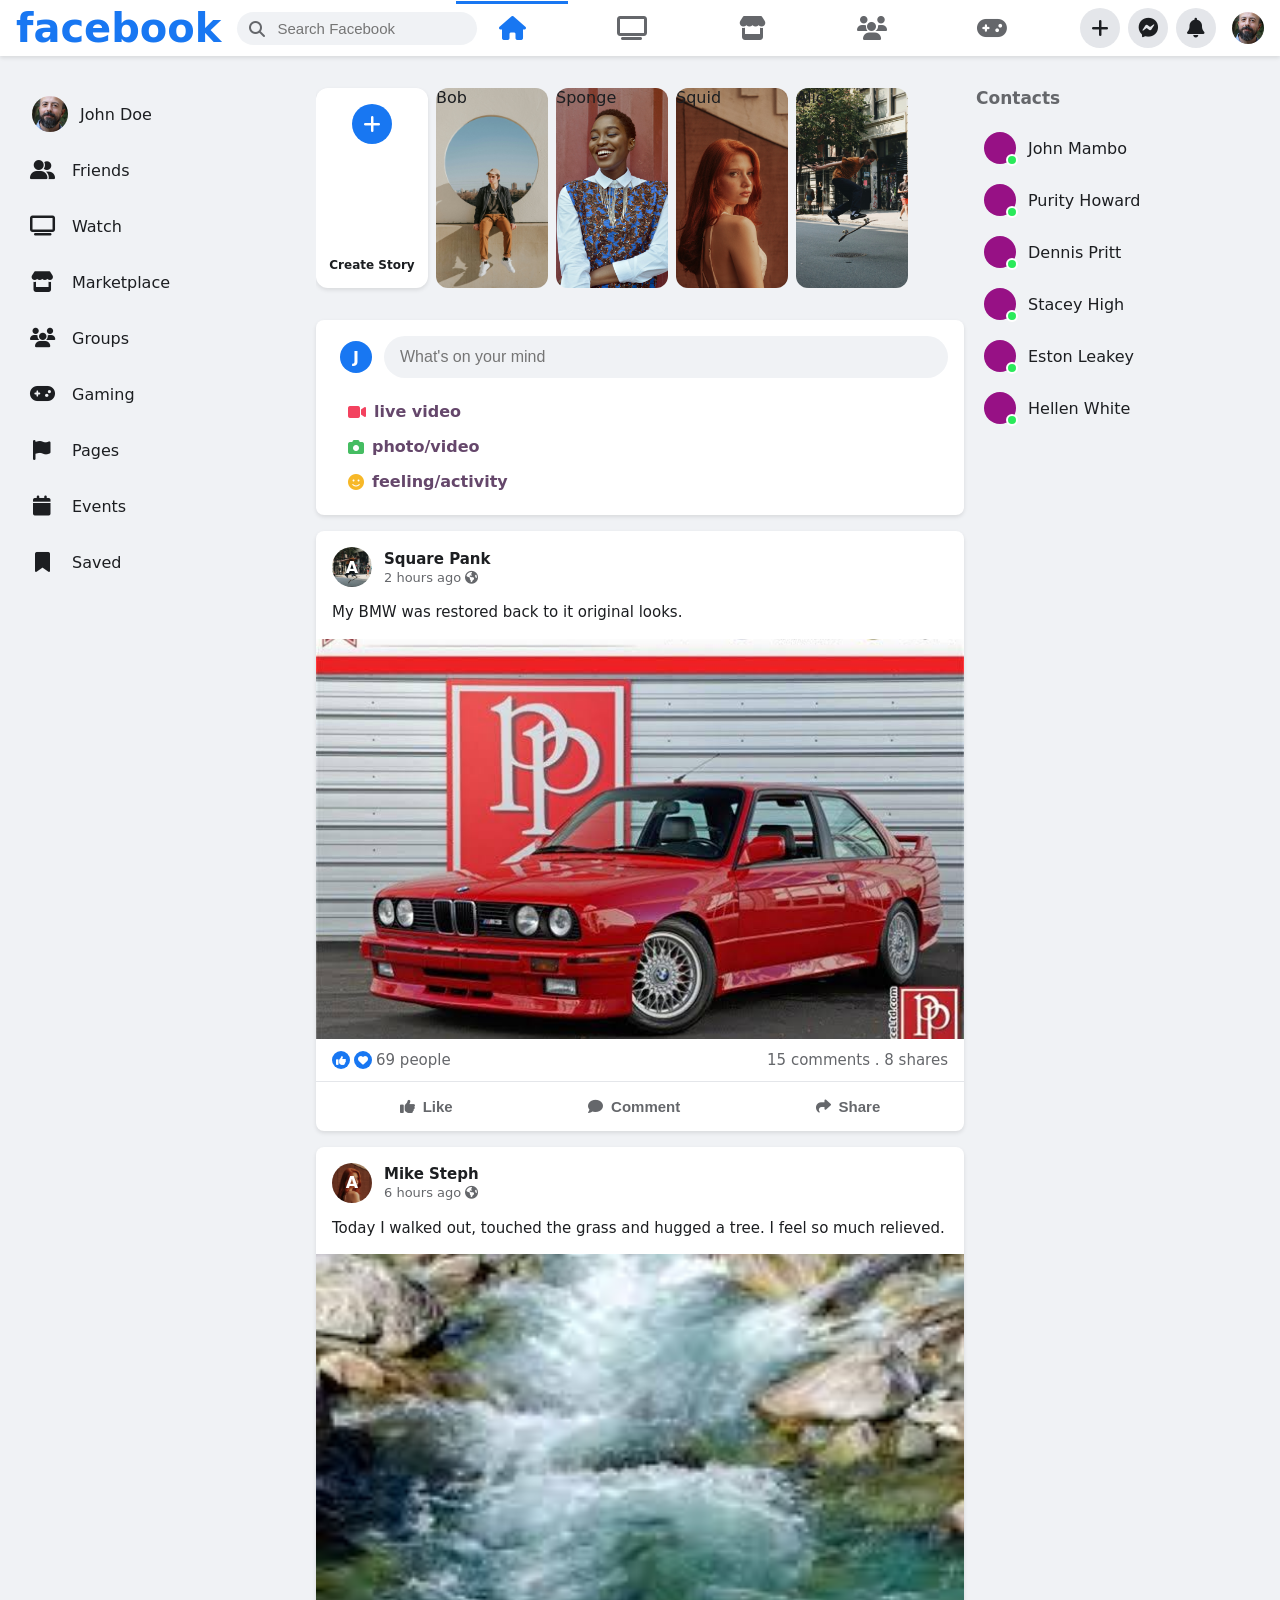
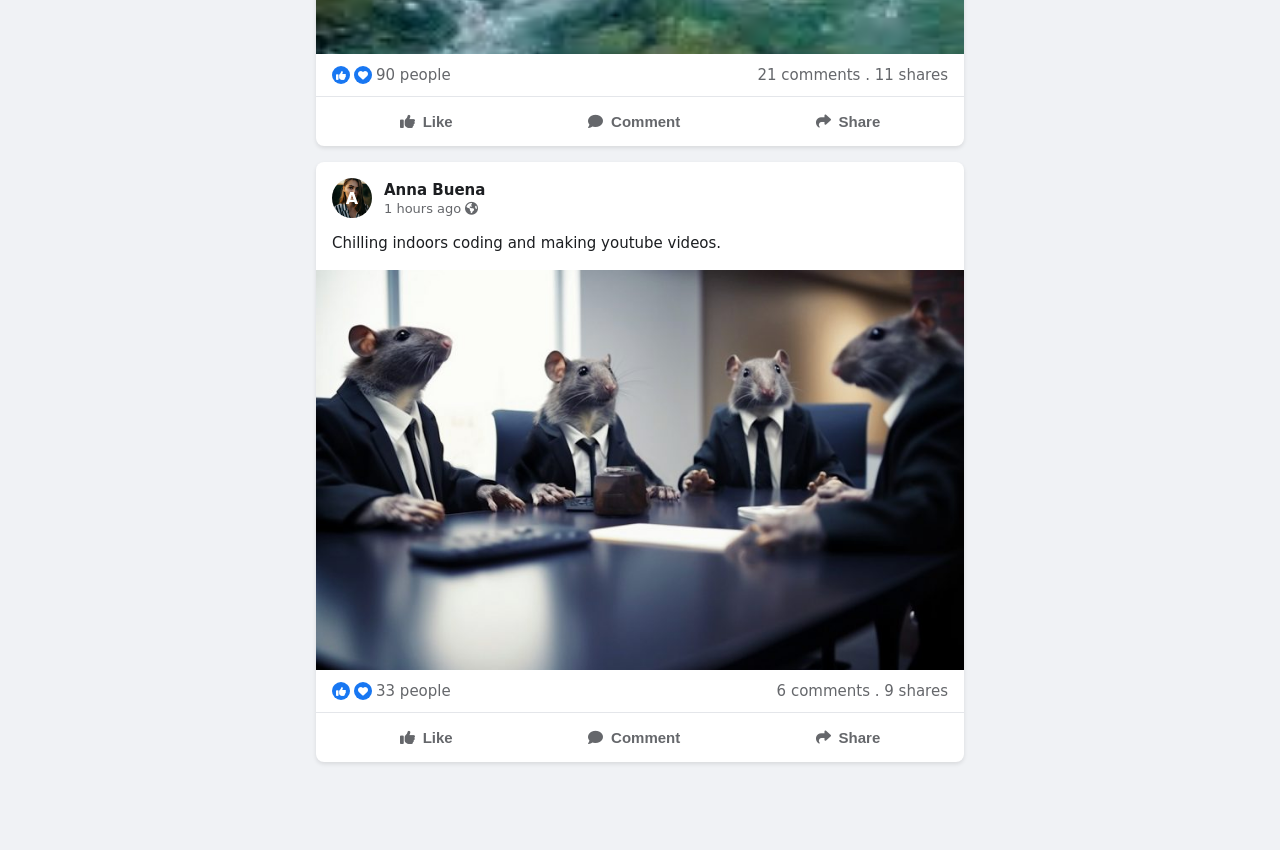
<file: index.html>
<!DOCTYPE html>
<html lang="en">
<head>
  <meta charset="UTF-8">
  <meta name="viewport" content="width=device-width, initial-scale=1.0">
  <title>Facebook</title>
  <link rel="stylesheet" href="https://cdnjs.cloudflare.com/ajax/libs/font-awesome/6.4.0/css/all.min.css"/>
  <link rel="stylesheet" href="style.css">
</head>
<body>

  <header class="header">
    <div class="header-container">
      <div class="header-left">
          <a href="#" class="logo">facebook</a>
        <div class="search-box">
            <i class="fas fa-search search-icon"></i>
          <input type="text" class="search-input" placeholder="Search Facebook">
        </div>
      </div>
      

      <div class="header-center">
        <nav class="nav-icons">
          <a href="#" class="nav-icon active"><i class="fas fa-home"></i></a>
          <a href="#" class="nav-icon"><i class="fas fa-tv"></i></a>
          <a href="market.html" class="nav-icon"><i class="fas fa-store"></i></a>
          <a href="#" class="nav-icon"><i class="fas fa-users"></i></a>
          <a href="#" class="nav-icon"><i class="fas fa-gamepad"></i></a>
        </nav>
      </div>

      <div class="header-right">
        <button class="header-button"><i class="fas fa-plus"></i></button>
        <button class="header-button"><i class="fab fa-facebook-messenger"></i></button>
        <button class="header-button"><i class="fas fa-bell"></i></button>
        <div class="profile-pic" style="background-image: url('assets/reza_.jpg');"></i></div>
      </div>
    </div>
  </header>

  <div class="main-container">
    <div class="left-sidebar">
      <a href="#" class="sidebar-item">
        <div class="sidebar-icon profile-icon profile-pic" style="background-image: url('assets/reza_.jpg');"></i></div>
        <span>John Doe</span>
      </a>

      <a href="#" class="sidebar-item">
        <div class="sidebar-icon"><i class="fas fa-user-friends"></i></div>
        <span>Friends</span>
      </a>

      <a href="#" class="sidebar-item">
        <div class="sidebar-icon"><i class="fas fa-tv"></i></div>
        <span>Watch</span>
      </a>

      <a href="#" class="sidebar-item">
        <div class="sidebar-icon"><i class="fas fa-store"></i></div>
        <span>Marketplace</span>
      </a>

      <a href="#" class="sidebar-item">
        <div class="sidebar-icon"><i class="fas fa-users"></i></div>
        <span>Groups</span>
      </a>

      <a href="#" class="sidebar-item">
        <div class="sidebar-icon"><i class="fas fa-gamepad"></i></div>
        <span>Gaming</span>
      </a>

      <a href="#" class="sidebar-item">
        <div class="sidebar-icon"><i class="fas fa-flag"></i></div>
        <span>Pages</span>
      </a>

      <a href="#" class="sidebar-item">
        <div class="sidebar-icon"><i class="fas fa-calendar"></i></div>
        <span>Events</span>
      </a>

      <a href="#" class="sidebar-item">
        <div class="sidebar-icon"><i class="fas fa-bookmark"></i></div>
        <span>Saved</span>
      </a>
    </div>

    <div class="main-feed">
      <div class="story-reel">
        <div class="story-card create-story">
          <div class="create-story-icon"><i class="fas fa-plus"></i></div>
          <span style="font-size: 12px; font-weight: 600; text-align: center;">Create Story</span>
        </div>

        <div class="story-card" style="background-image: url('assets/rayul_.jpg');">
          <div class="story-avatar" style="background-image: url('assets/stefan_.jpg');"></div>
          <div class="story-overlay">Bob</div>
        </div>

        <div class="story-card" style="background-image: url('assets/prince_.jpg');">
          <div class="story-avatar" style="background-image: url('assets/noemi_.jpg');"></div>
          <div class="story-overlay">Sponge</div>
        </div>

        <div class="story-card" style="background-image: url('assets/gabriel_.jpg');">
          <div class="story-avatar" style="background-image: url('assets/nadi_.jpg');"></div>
          <div class="story-overlay">Squid</div>
        </div>

        <div class="story-card" style="background-image: url('assets/daniel_.jpg');">
          <div class="story-avatar" style="background-image: url('assets/ransford_.jpg');"></div>
          <div class="story-overlay">Alice</div>
        </div>
      </div>

      <div class="post-creator">
        <div class="post-creator-top">
          <div class="profile-pic">J</div>
          <input type="text" class="post-input" placeholder="What's on your mind">
        </div>

        <div class="post-actions">
          <div class="post-action">
            <i class="fas fa-video" style="color: #f3425f;"></i>
            <span>live video</span>
          </div>

          <div class="post-action">
            <i class="fas fa-camera" style="color: #45bd62;"></i>
            <span>photo/video</span>
          </div>

          <div class="post-action">
            <i class="fas fa-smile" style="color: #f7b828;"></i>
            <span>feeling/activity</span>
          </div>
        </div>
      </div>

      <article class="post">
        <div class="post-header">
          <div class="post-avatar" style="background-image: url('assets/daniel_.jpg');">A</div>
          <div class="post-info">
            <h3>Square Pank</h3>
            <div class="post-time">2 hours ago <i class="fas fa-globe-americas"></i></div>
          </div>
        </div>

        <div class="post-content">
          My BMW was restored back to it original looks.
        </div>
        <div class="post-image" style="background-image: url('assets/Bmw.jpeg');"></div>
        <div class="post-stats">
          <div class="post-reactions">
            <div class="reaction-icon"><i class="fas fa-thumbs-up"></i></div>
            <div class="reaction-icon"><i class="fas fa-heart"></i></div>
            <span>69 people</span>
          </div>
          <div>15 comments . 8 shares</div>
        </div>

        <div class="post-actions-bar">
          <button class="post-action-bar"><i class="fas fa-thumbs-up"></i>Like</button>
          <button class="post-action-bar"><i class="fas fa-comment"></i>Comment</button>
          <button class="post-action-bar"><i class="fas fa-share"></i>Share</button>
        </div>
      </article>

      <article class="post">
        <div class="post-header">
          <div class="post-avatar" style="background-image: url('assets/gabriel_.jpg');">A</div>
          <div class="post-info">
            <h3>Mike Steph</h3>
            <div class="post-time">6 hours ago <i class="fas fa-globe-americas"></i></div>
          </div>
        </div>

        <div class="post-content">
          Today I walked out, touched the grass and hugged a tree. I feel so much relieved.
        </div>
        <div class="post-image" style="background-image: url('assets/download.jpeg');"></div>
        <div class="post-stats">
          <div class="post-reactions">
            <div class="reaction-icon"><i class="fas fa-thumbs-up"></i></div>
            <div class="reaction-icon"><i class="fas fa-heart"></i></div>
            <span>90 people</span>
          </div>
          <div>21 comments . 11 shares</div>
        </div>

        <div class="post-actions-bar">
          <button class="post-action-bar"><i class="fas fa-thumbs-up"></i>Like</button>
          <button class="post-action-bar"><i class="fas fa-comment"></i>Comment</button>
          <button class="post-action-bar"><i class="fas fa-share"></i>Share</button>
        </div>
      </article>

      <article class="post">
        <div class="post-header">
          <div class="post-avatar" style="background-image: url('assets/stefan_.jpg');">A</div>
          <div class="post-info">
            <h3>Anna Buena</h3>
            <div class="post-time">1 hours ago <i class="fas fa-globe-americas"></i></div>
          </div>
        </div>

        <div class="post-content">
          Chilling indoors coding and making youtube videos.
        </div>
        <div class="post-image" style="background-image: url('assets/Rat-Race.jpg');"></div>
        <div class="post-stats">
          <div class="post-reactions">
            <div class="reaction-icon"><i class="fas fa-thumbs-up"></i></div>
            <div class="reaction-icon"><i class="fas fa-heart"></i></div>
            <span>33 people</span>
          </div>
          <div>6 comments . 9 shares</div>
        </div>

        <div class="post-actions-bar">
          <button class="post-action-bar"><i class="fas fa-thumbs-up"></i>Like</button>
          <button class="post-action-bar"><i class="fas fa-comment"></i>Comment</button>
          <button class="post-action-bar"><i class="fas fa-share"></i>Share</button>
        </div>
      </article>
    </div>

    <div class="right-sidebar">
      <div class="contact-section">
        <h3>Contacts</h3>

        <div class="contact-item">
          <div class="contact-avatar" style="background-image: url();">
            <div class="online-indicator"></div>
          </div>
          <span>John Mambo</span>
        </div>

        <div class="contact-item">
          <div class="contact-avatar" style="background-image: url();">
            <div class="online-indicator"></div>
          </div>
          <span>Purity Howard</span>
        </div>

        <div class="contact-item">
          <div class="contact-avatar" style="background-image: url();">
            <div class="online-indicator"></div>
          </div>
          <span>Dennis Pritt</span>
        </div>

        <div class="contact-item">
          <div class="contact-avatar" style="background-image: url();">
            <div class="online-indicator"></div>
          </div>
          <span>Stacey High</span>
        </div>

        <div class="contact-item">
          <div class="contact-avatar" style="background-image: url();">
            <div class="online-indicator"></div>
          </div>
          <span>Eston Leakey</span>
        </div>

        <div class="contact-item">
          <div class="contact-avatar" style="background-image: url();">
            <div class="online-indicator"></div>
          </div>
          <span>Hellen White</span>
        </div>

      </div>
    </div>
  </div>
  
</body>
</html>
</file>
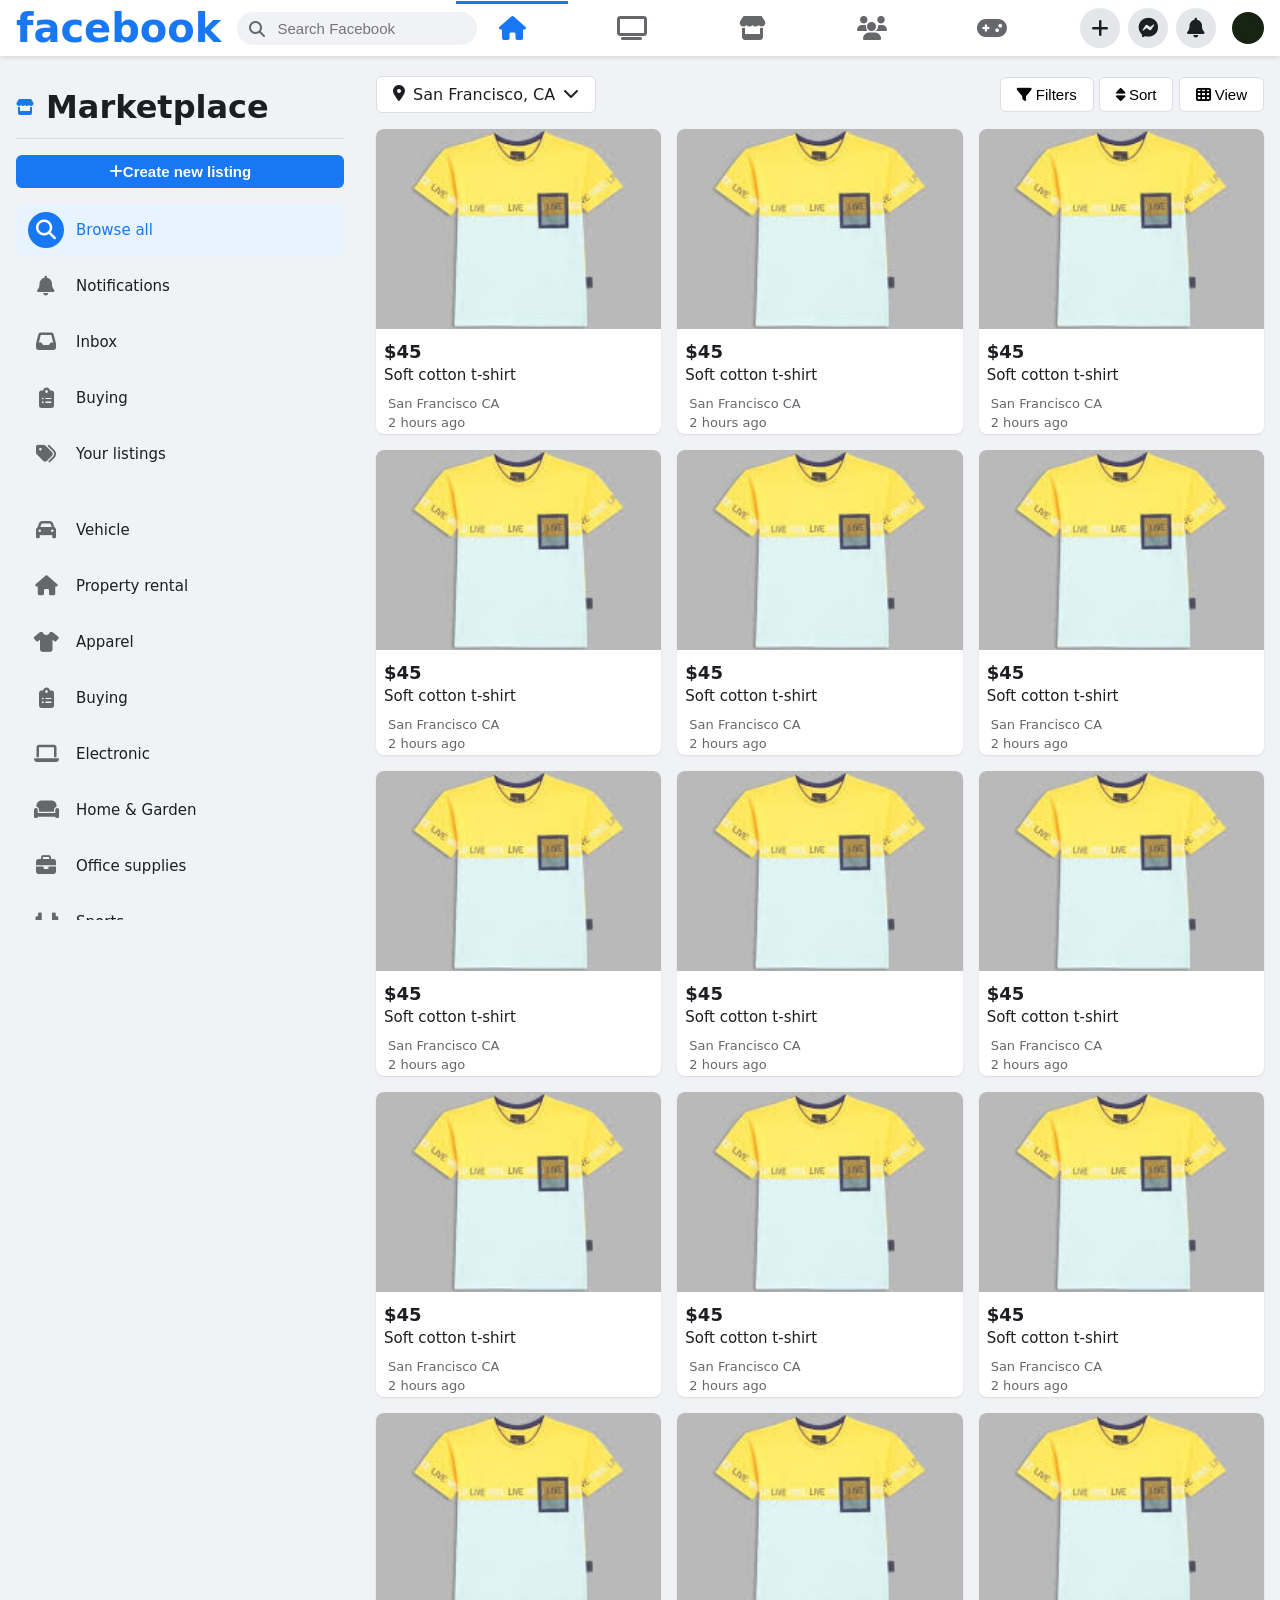
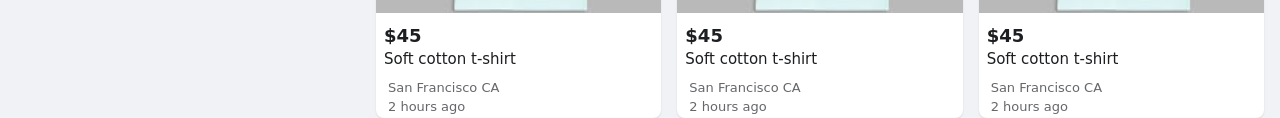
<file: market.html>
<!DOCTYPE html>
<html lang="en">
<head>
  <meta charset="UTF-8">
  <meta name="viewport" content="width=device-width, initial-scale=1.0">
  <title>Marketplace</title>
  <link rel="stylesheet" href="https://cdnjs.cloudflare.com/ajax/libs/font-awesome/6.4.0/css/all.min.css"/>
  <link rel="stylesheet" href="market.css">
</head>
<body>
  <header class="header">
    <div class="header-container">
      <div class="header-left">
          <a href="#" class="logo">facebook</a>
        <div class="search-box">
            <i class="fas fa-search search-icon"></i>
          <input type="text" class="search-input" placeholder="Search Facebook">
        </div>
      </div>
      

      <div class="header-center">
        <nav class="nav-icons">
          <a href="#" class="nav-icon active"><i class="fas fa-home"></i></a>
          <a href="#" class="nav-icon"><i class="fas fa-tv"></i></a>
          <a href="#" class="nav-icon"><i class="fas fa-store"></i></a>
          <a href="#" class="nav-icon"><i class="fas fa-users"></i></a>
          <a href="#" class="nav-icon"><i class="fas fa-gamepad"></i></a>
        </nav>
      </div>

      <div class="header-right">
        <button class="header-button"><i class="fas fa-plus"></i></button>
        <button class="header-button"><i class="fab fa-facebook-messenger"></i></button>
        <button class="header-button"><i class="fas fa-bell"></i></button>
        <div class="profile-pic" style="background-image: url('assets/reza_.jpg');"></i></div>
      </div>
    </div>
  </header>

  <div class="main-content">
    <div class="sidebar">
        <div class="marketplace-header">
          <div class="marketplace-icon">
            <i class="fas fa-store"></i>
          </div>
          <h1>Marketplace</h1>
        </div>

      <button class="create-listing-btn">
        <i class="fas fa-plus"></i>
        Create new listing
      </button>

      <div class="sidebar-section">
        <div class="sidebar-item active">
          <i class="fas fa-search"></i>
          <span>Browse all</span>
        </div>

        <div class="sidebar-item">
          <i class="fas fa-bell"></i>
          <span>Notifications</span>
        </div>

        <div class="sidebar-item">
          <i class="fas fa-inbox"></i>
          <span>Inbox</span>
        </div>

        <div class="sidebar-item">
          <i class="fas fa-clipboard-list"></i>
          <span>Buying</span>
        </div>

        <div class="sidebar-item">
          <i class="fas fa-tags"></i>
          <span>Your listings</span>
        </div>
      </div>
      <div class="sidebar-section">
        <div class="sidebar-item">
          <i class="fas fa-car"></i>
          <span>Vehicle</span>
        </div>

        <div class="sidebar-item">
          <i class="fas fa-home"></i>
          <span>Property rental</span>
        </div>

        <div class="sidebar-item">
          <i class="fas fa-tshirt"></i>
          <span>Apparel</span>
        </div>

        <div class="sidebar-item">
          <i class="fas fa-clipboard-list"></i>
          <span>Buying</span>
        </div>

        <div class="sidebar-item">
          <i class="fas fa-laptop"></i>
          <span>Electronic</span>
        </div>

        <div class="sidebar-item">
          <i class="fas fa-couch"></i>
          <span>Home & Garden</span>
        </div>

        <div class="sidebar-item">
          <i class="fas fa-briefcase"></i>
          <span>Office supplies</span>
        </div>

        <div class="sidebar-item">
          <i class="fas fa-dumbbell"></i>
          <span>Sports</span>
        </div>

        <div class="sidebar-item">
          <i class="fas fa-music"></i>
          <span>Hobbies</span>
        </div>
      </div>
    </div>

    <div class="main-feed">
      <div class="feed-header">
        <div class="location-filter">
          <i class="fas fa-map-marker-alt"></i>
          <span>San Francisco, CA</span>
          <i class="fas fa-chevron-down"></i>
        </div>

        <div class="filter-buttons">
          <button class="filter-btn">
            <i class="fas fa-filter"></i>
            Filters
          </button>

          <button class="filter-btn">
            <i class="fas fa-sort"></i>
            Sort
          </button>

          <button class="filter-btn">
            <i class="fas fa-th"></i>
            View
          </button>
        </div>
      </div>

      <div class="product-grid">
        <div class="product-card">
          <img src="assets/yellowwhite.jpeg"
          alt="t-shirt" class="product-image">

          <div class="product-info">
            <div class="product-price">$45</div>
            <div class="product-title">Soft cotton t-shirt</div>
          </div>
          <div class="product-location">San Francisco CA</div>
          <div class="product-time">2 hours ago</div>
        </div>
        <div class="product-card">
          <img src="assets/yellowwhite.jpeg"
          alt="t-shirt" class="product-image">

          <div class="product-info">
            <div class="product-price">$45</div>
            <div class="product-title">Soft cotton t-shirt</div>
          </div>
          <div class="product-location">San Francisco CA</div>
          <div class="product-time">2 hours ago</div>
        </div>
        <div class="product-card">
          <img src="assets/yellowwhite.jpeg"
          alt="t-shirt" class="product-image">

          <div class="product-info">
            <div class="product-price">$45</div>
            <div class="product-title">Soft cotton t-shirt</div>
          </div>
          <div class="product-location">San Francisco CA</div>
          <div class="product-time">2 hours ago</div>
        </div>
        <div class="product-card">
          <img src="assets/yellowwhite.jpeg"
          alt="t-shirt" class="product-image">

          <div class="product-info">
            <div class="product-price">$45</div>
            <div class="product-title">Soft cotton t-shirt</div>
          </div>
          <div class="product-location">San Francisco CA</div>
          <div class="product-time">2 hours ago</div>
        </div>
        <div class="product-card">
          <img src="assets/yellowwhite.jpeg"
          alt="t-shirt" class="product-image">

          <div class="product-info">
            <div class="product-price">$45</div>
            <div class="product-title">Soft cotton t-shirt</div>
          </div>
          <div class="product-location">San Francisco CA</div>
          <div class="product-time">2 hours ago</div>
        </div>
        <div class="product-card">
          <img src="assets/yellowwhite.jpeg"
          alt="t-shirt" class="product-image">

          <div class="product-info">
            <div class="product-price">$45</div>
            <div class="product-title">Soft cotton t-shirt</div>
          </div>
          <div class="product-location">San Francisco CA</div>
          <div class="product-time">2 hours ago</div>
        </div>
        <div class="product-card">
          <img src="assets/yellowwhite.jpeg"
          alt="t-shirt" class="product-image">

          <div class="product-info">
            <div class="product-price">$45</div>
            <div class="product-title">Soft cotton t-shirt</div>
          </div>
          <div class="product-location">San Francisco CA</div>
          <div class="product-time">2 hours ago</div>
        </div>
        <div class="product-card">
          <img src="assets/yellowwhite.jpeg"
          alt="t-shirt" class="product-image">

          <div class="product-info">
            <div class="product-price">$45</div>
            <div class="product-title">Soft cotton t-shirt</div>
          </div>
          <div class="product-location">San Francisco CA</div>
          <div class="product-time">2 hours ago</div>
        </div>
        <div class="product-card">
          <img src="assets/yellowwhite.jpeg"
          alt="t-shirt" class="product-image">

          <div class="product-info">
            <div class="product-price">$45</div>
            <div class="product-title">Soft cotton t-shirt</div>
          </div>
          <div class="product-location">San Francisco CA</div>
          <div class="product-time">2 hours ago</div>
        </div>
        <div class="product-card">
          <img src="assets/yellowwhite.jpeg"
          alt="t-shirt" class="product-image">

          <div class="product-info">
            <div class="product-price">$45</div>
            <div class="product-title">Soft cotton t-shirt</div>
          </div>
          <div class="product-location">San Francisco CA</div>
          <div class="product-time">2 hours ago</div>
        </div>
        <div class="product-card">
          <img src="assets/yellowwhite.jpeg"
          alt="t-shirt" class="product-image">

          <div class="product-info">
            <div class="product-price">$45</div>
            <div class="product-title">Soft cotton t-shirt</div>
          </div>
          <div class="product-location">San Francisco CA</div>
          <div class="product-time">2 hours ago</div>
        </div>
        <div class="product-card">
          <img src="assets/yellowwhite.jpeg"
          alt="t-shirt" class="product-image">

          <div class="product-info">
            <div class="product-price">$45</div>
            <div class="product-title">Soft cotton t-shirt</div>
          </div>
          <div class="product-location">San Francisco CA</div>
          <div class="product-time">2 hours ago</div>
        </div>
        <div class="product-card">
          <img src="assets/yellowwhite.jpeg"
          alt="t-shirt" class="product-image">

          <div class="product-info">
            <div class="product-price">$45</div>
            <div class="product-title">Soft cotton t-shirt</div>
          </div>
          <div class="product-location">San Francisco CA</div>
          <div class="product-time">2 hours ago</div>
        </div>
        <div class="product-card">
          <img src="assets/yellowwhite.jpeg"
          alt="t-shirt" class="product-image">

          <div class="product-info">
            <div class="product-price">$45</div>
            <div class="product-title">Soft cotton t-shirt</div>
          </div>
          <div class="product-location">San Francisco CA</div>
          <div class="product-time">2 hours ago</div>
        </div>
        <div class="product-card">
          <img src="assets/yellowwhite.jpeg"
          alt="t-shirt" class="product-image">

          <div class="product-info">
            <div class="product-price">$45</div>
            <div class="product-title">Soft cotton t-shirt</div>
          </div>
          <div class="product-location">San Francisco CA</div>
          <div class="product-time">2 hours ago</div>
        </div>
      </div>
    </div>
  </div>
</body>
</html>
</file>
<file: style.css>
*{
    margin: 0;
    padding: 0;
    box-sizing: border-box;
}
html{
  scroll-behavior: smooth;
}
body{
    font-family: system-ui, -apple-system, BlinkMacSystemFont, 'Segoe UI', Roboto, Oxygen, Ubuntu, Cantarell, 'Open Sans', 'Helvetica Neue', sans-serif;
    background-color: #f0f2f5;
    color: #1c1e21;
}
.header{
    background-color: #ffffff;
    box-shadow: 0 2px 4px rgba(0, 0, 0, 0.1);
    position: fixed;
    top: 0;
    width: 100%;
    z-index: 1000;
    height: 56px;
} 
.header-container{
  display: flex;
  align-items: center;
  justify-content: space-between;
  max-width: 1920px;
  margin: 0 auto;
  padding: 0 16px;
  height: 100%;
}
.header-left{
  display: flex;
  align-items: center;
  flex: 1;
}
.logo{
  color: #1877f2;
  font-size: 40px;
  font-weight: bold;
  text-decoration: none;
  margin-right: 16px;
}
.search-box{
  position: relative;
}
.search-input{
  background-color: #f0f2f5;
  border: none;
  border-radius: 50px;
  padding: 8px 16px 8px 40px;
  width: 240px;
  font-size: 15px;
  outline: none;
}
.search-icon{
  position: absolute;
  left: 12px;
  top: 30%;
  transform: translateY(-50);
  color: #65676b;
}
.header-center{
  display: flex;
  flex: 1;
  justify-content: center;
  max-width: 550px;
}
.nav-icons{
  display: flex;
  gap: 8px;
}
.nav-icon{
  display: flex;
  align-items: center;
  justify-content: center;
  width: 112px;
  height: 54px;
  border-radius: 8px;
  color: #65676b;
  text-decoration: none;
  font-size: 24px;
  transition: background-color 0.2s;
  position: relative;
}
.nav-icon:hover{
  background-color: #f0f2f5;
}
.nav-icon.active{
  color: #1877f2;
}
.nav-icon.active::after{
  content: "";
  position: absolute;
  bottom: 0;
  top: 0;
  left: 0;
  right: 0;
  height: 3px;
  background-color: #1877f2;
}
.header-right{
  display: flex;
  align-items: center;
  gap: 8px;
  flex: 1;
  justify-content: flex-end;
}
.header-button{
  display: flex;
  align-items: center;
  justify-content: center;
  width: 40px;
  height: 40px;
  background-color: #e4e6ea;
  border: none;
  border-radius: 50%;
  color: #1c1e21;
  font-size: 20px;
  cursor: pointer;
  transition: background-color 0.2s;
}
.header-button:hover{
  background-color: #dadadf;
}
.profile-pic{
  width: 32px;
  height: 32px;
  border-radius: 50%;
  background-color: #1877f2;
  display: flex;
  align-items: center;
  justify-content: center;
  color: white;
  font-weight: bold;
  margin-left: 8px;
}
.main-container{
  display: flex;
  max-width: 1920px;
  margin: 0 auto;
  padding: 72px;
  gap: 16px;
}
.left-sidebar{
  position: fixed;
  left: 0;
  right: 72px;
  width: 360px;
  height: calc(100vh - 72px);
  overflow-y: auto;
  padding: 16px;
  background-color: transparent;
}
.sidebar-item{
  display: flex;
  align-items: center;
  padding: 8px;
  border-radius: 8px;
  text-decoration: none;
  color: #1c1e21;
  transition: background-color 0.2s;
  margin-bottom: 4px;
}
.sidebar-item:hover{
  background-color: #e4e6ea;
}
.sidebar-icon{
  width: 36px;
  height: 36px;
  margin-right: 12px;
  border-radius: 8px;
  display: flex;
  align-items: center;
  justify-content: center;
  font-size: 20px;
}
.profile-icon{
  background-color: #1877f2;
  color: white;
  border-radius: 50%;
}
.main-feed{
  flex: 1;
  max-width: 680px;
  margin: 0 auto;
  padding: 0 16px;
}
.story-reel{
  display: flex;
  gap: 8px;
  margin-bottom: 16px;
  overflow-x: auto;
  padding: 16px 0;
}
.story-card{
  min-width: 112px;
  height: 200px;
  border-radius: 12px;
  background: linear-gradient(135deg, #667eea 0%, #764ba2 100%);
  position: relative;
  overflow: hidden;
  background-size: cover;
  background-position: center;
  cursor: pointer;
}
.create-story{
  background: white;
  display: flex;
  flex-direction: column;
  align-items: center;
  justify-content: flex-end;
  padding: 16px 8px;
  box-shadow: 0 2px 4px rgba(0, 0, 0, 0.1);
}
.create-story-icon{
  position: absolute;
  top: 16px;
  width: 40px;
  height: 40px;
  background-color: #1877f2;
  border-radius: 50%;
  display: flex;
  align-items: center;
  justify-content: center;
  color: white;
  font-size: 20px;
}
.post-creator{
  background: white;
  border-radius: 8px;
  box-shadow: 0 2px 4px rgba(0, 0, 0, 0.1);
  padding: 16px;
  margin-bottom: 16px;
}
.post-creator-top{
  display: flex;
  align-items: center;
  gap: 12px;
  margin-bottom: 16px;
}
.post-input{
  flex: 1;
  background-color: #f0f2f5;
  border: none;
  border-radius: 24px;
  padding: 12px 16px;
  font-size: 16px;
  outline: none;
  cursor: pointer;
}
.post-action{
  display: flex;
  align-items: center;
  gap: 8px;
  padding: 8px 16px;
  border-radius: 8px;
  color: #65476b;
  font-weight: 600;
  cursor: pointer;
  transition: background-color 0.2s;
}
.post-action:hover{
  background-color: #f0f2f5;
}
.post{
  background: white;
  border-radius: 8px;
  box-shadow: 0 2px 4px rgba(0, 0, 0, 0.1);
  margin-bottom: 16px;
  overflow: hidden;
}
.post-header{
  display: flex;
  align-items: center;
  padding: 16px;
  gap: 12px;
}
.post-avatar{
  width: 40px;
  height: 40px;
  border-radius: 50%;
  background-color: #1877f2;
  display: flex;
  align-items: center;
  justify-content: center;
  color: white;
  font-weight: bold;
}
.post-info h3{
  font-size: 15px;
  font-weight: 600;
  margin-bottom: 2px;
}
.post-time{
  color: #65676b;
  font-size: 13px;
}
.post-content{
  padding: 0 16px 16px;
  font-size: 15px;
  line-height: 1.3;
}
.post-image{
  width: 100%;
  height: 400px;
  background-size: cover;
  background-position: center;
  background-repeat: no-repeat;
}
.post-stats{
  display: flex;
  justify-content: space-between;
  align-items: center;
  padding: 12px 16px;
  color: #65676b;
  font-size: 15px;
  border-bottom: 1px solid #e4e6ea;
}
.post-reactions{
  display: flex;
  align-items: center;
  gap: 4px;
}
.reaction-icon{
  width: 18px;
  height: 18px;
  border-radius: 50%;
  background-color: #1877f2;
  display: flex;
  align-items: center;
  justify-content: center;
  color: white;
  font-size: 10px;
}
.post-actions-bar{
  display: flex;
  justify-content: space-around;
  padding: 8px 16px;
}
.post-action-bar{
  display: flex;
  align-items: center;
  gap: 8px;
  padding: 8px 16px;
  border-radius: 8px;
  color: #65676b;
  font-weight: 600;
  cursor: pointer;
  transition: background-color 0.2s;
  border: none;
  background: none;
  font-size: 15px;
}
.post-action-bar:hover{
  background-color: #f0f2f5;
}
.right-sidebar{
  position: fixed;
  right: 0;
  top: 72px;
  width: 320px;
  height: calc(100vh - 72px);
  overflow-y: auto;
  padding: 16px;
  background-color: transparent;
}
.contact-section h3{
  color: #65676b;
  font-size: 17px;
  font-weight: 600;
  margin-bottom: 16px;
}
.contact-item{
  display: flex;
  align-items: center;
  padding: 8px;
  border-radius: 8px;
  cursor: pointer;
  transition: background-color 0.2s;
  margin-bottom: 4px;
}
.contact-item:hover{
  background-color: #e4e6ea;
}
.contact-avatar{
  width: 32px;
  height: 32px;
  border-radius: 50%;
  background-color: #971185;
  display: flex;
  align-items: center;
  font-weight: bold;
  margin-right: 12px;
  position: relative;
}
.online-indicator{
  position: absolute;
  bottom: -2px;
  right: -2px;
  width: 12px;
  height: 12px;
  background-color: #2aea5a;
  border: 2px solid white;
  border-radius: 50%;
}
.contact-avatar, .post-avatar, .profile-pic{
  background-size: cover;
  background-position: center;
  background-repeat: no-repeat;
}
@media(max-width: 1100px){
  .left-sidebar, .right-sidebar{
    display: none;
  }
  .main-feed{
    max-width: 100%;
  }
}
@media(max-width: 768px){
  .header-center{
    display: none;
  }
  .search-input{
    width: 200px;
  }
}
</file>
<file: market.css>
*{
    margin: 0;
    padding: 0;
    box-sizing: border-box;
}
html{
  scroll-behavior: smooth;
}
body{
    font-family: system-ui, -apple-system, BlinkMacSystemFont, 'Segoe UI', Roboto, Oxygen, Ubuntu, Cantarell, 'Open Sans', 'Helvetica Neue', sans-serif;
    background-color: #f0f2f5;
    color: #1c1e21;
}
.header{
    background-color: #ffffff;
    box-shadow: 0 2px 4px rgba(0, 0, 0, 0.1);
    position: fixed;
    top: 0;
    width: 100%;
    z-index: 1000;
    height: 56px;
} 
.header-container{
  display: flex;
  align-items: center;
  justify-content: space-between;
  max-width: 1920px;
  margin: 0 auto;
  padding: 0 16px;
  height: 100%;
}
.header-left{
  display: flex;
  align-items: center;
  flex: 1;
}
.logo{
  color: #1877f2;
  font-size: 40px;
  font-weight: bold;
  text-decoration: none;
  margin-right: 16px;
}
.search-box{
  position: relative;
}
.search-input{
  background-color: #f0f2f5;
  border: none;
  border-radius: 50px;
  padding: 8px 16px 8px 40px;
  width: 240px;
  font-size: 15px;
  outline: none;
}
.search-icon{
  position: absolute;
  left: 12px;
  top: 30%;
  transform: translateY(-50);
  color: #65676b;
}
.header-center{
  display: flex;
  flex: 1;
  justify-content: center;
  max-width: 550px;
}
.nav-icons{
  display: flex;
  gap: 8px;
}
.nav-icon{
  display: flex;
  align-items: center;
  justify-content: center;
  width: 112px;
  height: 54px;
  border-radius: 8px;
  color: #65676b;
  text-decoration: none;
  font-size: 24px;
  transition: background-color 0.2s;
  position: relative;
}
.nav-icon:hover{
  background-color: #f0f2f5;
}
.nav-icon.active{
  color: #1877f2;
}
.nav-icon.active::after{
  content: "";
  position: absolute;
  bottom: 0;
  top: 0;
  left: 0;
  right: 0;
  height: 3px;
  background-color: #1877f2;
}
.header-right{
  display: flex;
  align-items: center;
  gap: 8px;
  flex: 1;
  justify-content: flex-end;
}
.header-button{
  display: flex;
  align-items: center;
  justify-content: center;
  width: 40px;
  height: 40px;
  background-color: #e4e6ea;
  border: none;
  border-radius: 50%;
  color: #1c1e21;
  font-size: 20px;
  cursor: pointer;
  transition: background-color 0.2s;
}
.header-button:hover{
  background-color: #dadadf;
}
.profile-pic{
  width: 32px;
  height: 32px;
  border-radius: 50%;
  background-color: #1877f2;
  display: flex;
  align-items: center;
  justify-content: center;
  color: white;
  font-weight: bold;
  margin-left: 8px;
}
.main-content{
  margin-top: 56px;
  display: flex;
  max-width: 1920px;
  margin-left: auto;
  margin-right: auto;
  padding-top: 20px;
}
.sidebar{
  width: 360px;
  padding: 0 16px;
  position: fixed;
  height: calc(100vh - 56px);
  overflow-y: auto;
}
.marketplace-header{
  display: flex;
  align-items: center;
  gap: 12px;
  padding: 12px 0;
  border-bottom: 1px solid #dadadf;
  margin-bottom: 16px;
}
.marketplace-icon{
  color: #1877f2;
}
.sidebar-section{
  margin-bottom: 24px;
}
.sidebar-item{
  display: flex;
  align-items: center;
  gap: 12px;
  padding: 8px 12px;
  border-radius: 8px;
  cursor: pointer;
  transition: background-color 0.2s;
  margin-bottom: 4px;
}
.sidebar-item:hover{
  background-color: #d6d7d9;
}
.sidebar-item.active{
  background-color: #e7f3ff;
  color: #1877f2;
}
.sidebar-item i{
  font-size: 20px;
  width: 36px;
  height: 36px;
  display: flex;
  align-items: center;
  justify-content: center;
  background: #f0f2f5;
  border-radius: 50%;
  color: #65676b;
}
.sidebar-item.active i{
  background: #1877f2;
  color: white;
}
.sidebar-item span{
  font-size: 15px;
  font-weight: 500;
}
.create-listing-btn{
  background: #1877f2;
  color: white;
  border: none;
  padding: 8px 16px;
  border-radius: 6px;
  font-size: 15px;
  font-weight: 600;
  cursor: pointer;
  width: 100%;
  margin-bottom: 16px;
  display: flex;
  align-items: center;
  justify-content: center;
}
.create-listing-btn:hover{
  background: #166fe5;
}
.main-feed{
  flex: 1;
  margin-left: 360px;
  padding: 0 16px;
}
.feed-header{
  display: flex;
  align-items: center;
  justify-content: space-between;
  margin-bottom: 16px;
}
.location-filter{
  display: flex;
  gap: 8px;
  border: 1px solid #dadde1;
  background: white;
  padding: 8px 16px;
  border-radius: 6px;
}
.filter-btn{
  background: white;
  border: 1px solid #dadde1;
  padding: 8px 16px;
  border-radius: 6px;
  font-size: 15px;
  cursor: pointer;
}
.filter-btn:hover{
  background: #f0f2f5;
}
.product-grid{
  display: grid;
  grid-template-columns: repeat(auto-fill, minmax(250px, 1fr));
  gap: 16px;
  margin-top: 16px;
}
.product-card{
  background: white;
  border-radius: 8px;
  overflow: hidden;
  box-shadow: 0 1px 2px rgba(0, 0, 0, 0.1);
  cursor: pointer;
  transition: transform 0.2s;
}
.product-card:hover{
  transform: translateY(-2px);
}
.product-image{
  width: 100%;
  height: 200px;
  object-fit: cover;
}
.product-info{
  padding: 8px;
}
.product-price{
  font-size: 18px;
  font-weight: bold;
  color: #1c1e21;
  margin-bottom: 4px;
}
.product-title{
  font-size: 15px;
  color: #1c1e21;
  margin-bottom: 4px;
  display: -webkit-box;
  -webkit-line-clamp: 2;
  -webkit-box-orient: vertical;
  overflow: hidden;
}
.product-location{
  padding-left: 12px;
  font-size: 13px;
  color: #65676b;
  margin-bottom: 4px;
}
.product-time{
  padding-left: 12px;
  padding-bottom: 4px;
  font-size: 13px;
  color: #65676b;
}
@media(max-width: 1024px){
  .sidebar{
    width: 280px;
  }
  .main-feed{
    margin-left: 280px;
  }
}
@media(max-width: 768px){
  .sidebar{
    display: none;
  }
  .main-feed{
    margin-left: 0;
  }
  .header-center{
    display: none;
  }
  .search-input{
    width: 200%;
  }
  .product-grid{
    grid-template-columns: repeat(auto-fill, minmax(200px, 1fr));
  }
}
</file>
